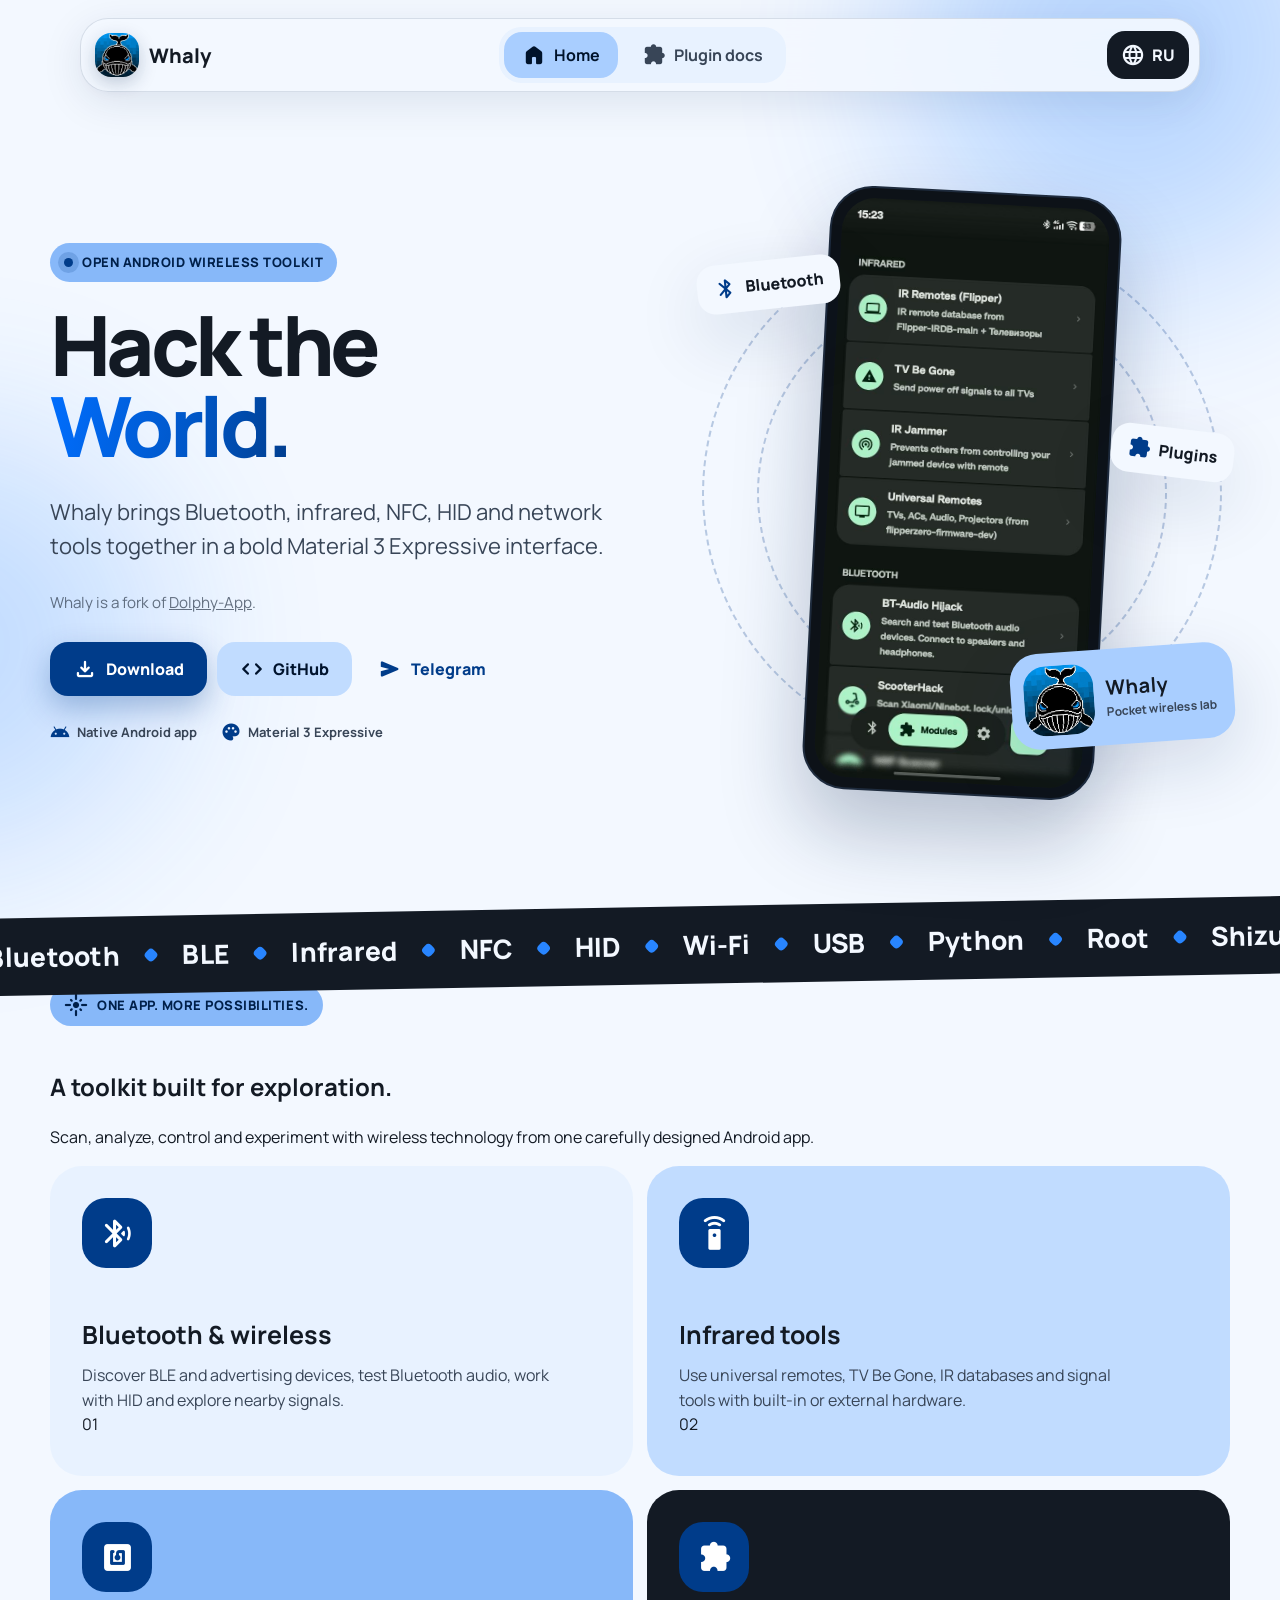
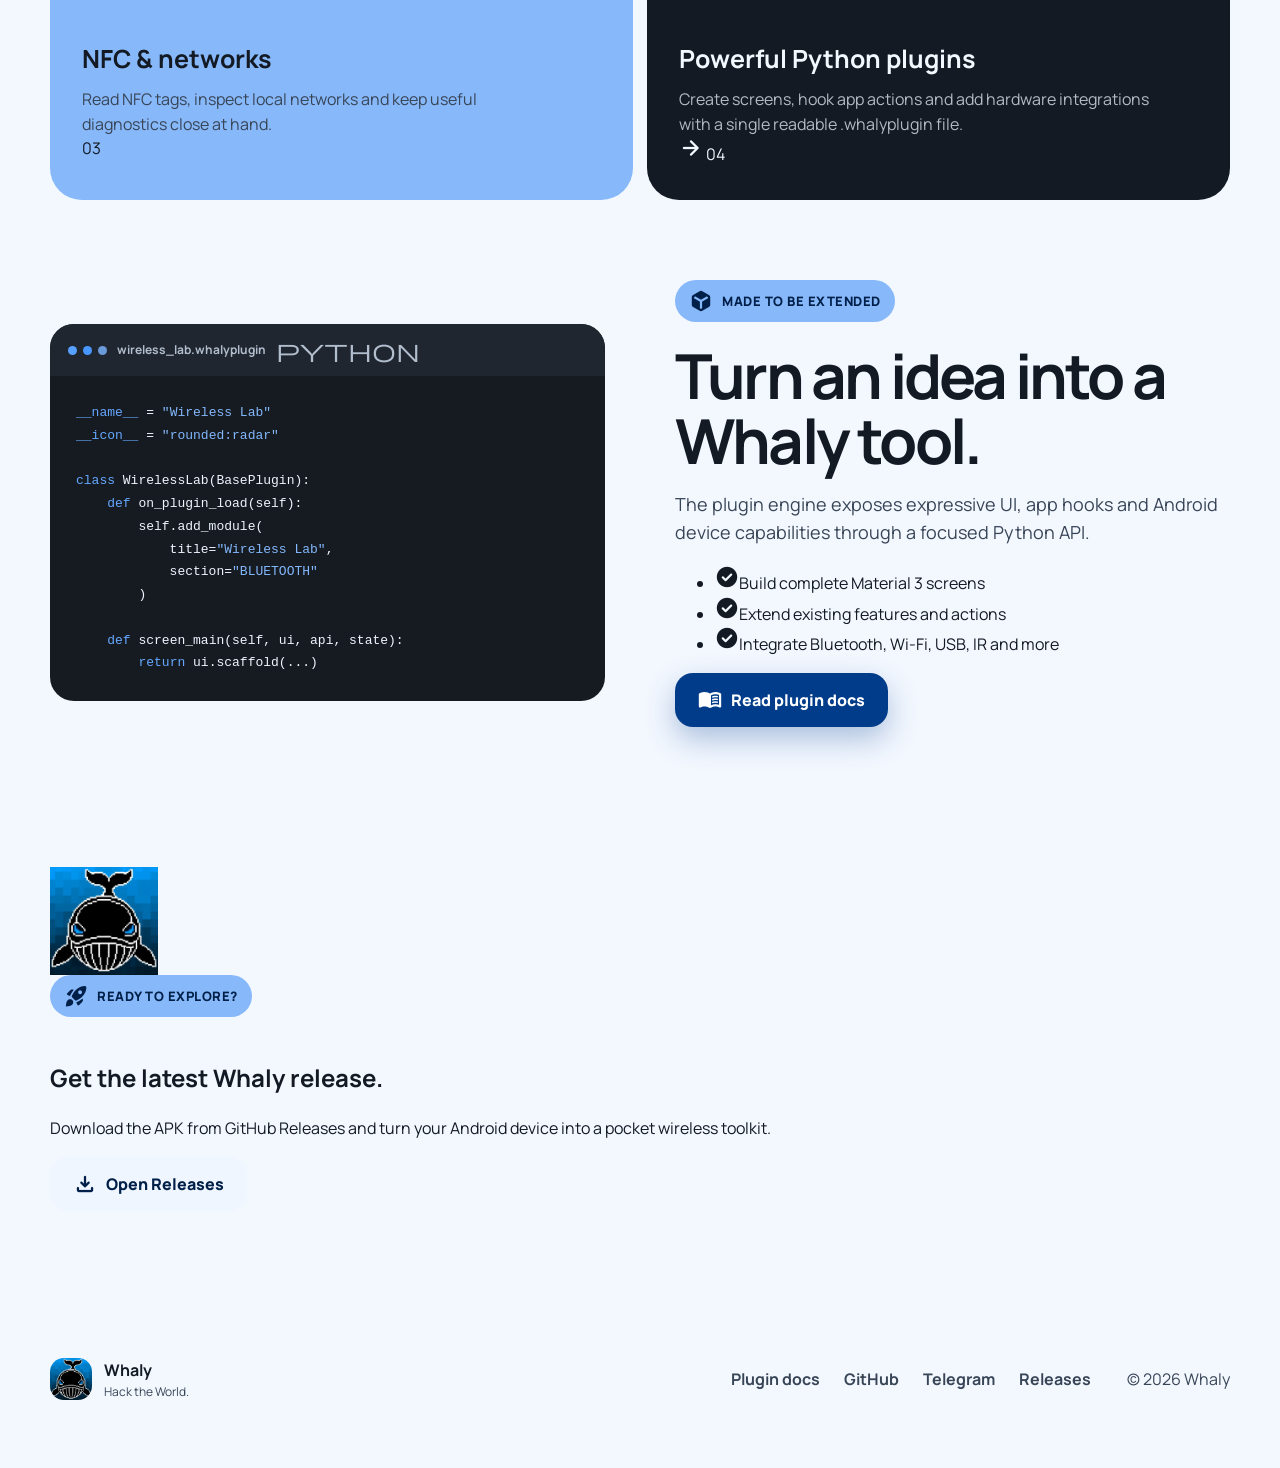
<file: docs/index.html>
<!doctype html>
<html lang="en">
<head>
  <meta charset="utf-8">
  <meta name="viewport" content="width=device-width, initial-scale=1">
  <meta name="theme-color" content="#ff8a00">
  <meta name="description" content="Whaly is an expressive Android toolkit for Bluetooth, infrared, NFC, HID, networks and Python plugins.">
  <meta property="og:title" content="Whaly — Wireless toolkit for Android">
  <meta property="og:description" content="Bluetooth, infrared, NFC, HID, network tools and powerful Python plugins in one Material 3 Expressive app.">
  <meta property="og:image" content="assets/whaly-icon.png">
  <meta property="og:type" content="website">
  <title>Whaly — Wireless toolkit for Android</title>
  <link rel="icon" type="image/png" href="assets/whaly-icon.png">
  <link rel="preconnect" href="https://fonts.googleapis.com">
  <link rel="preconnect" href="https://fonts.gstatic.com" crossorigin>
  <link href="https://fonts.googleapis.com/css2?family=Manrope:wght@400;500;600;700;800&family=Material+Symbols+Rounded:opsz,wght,FILL,GRAD@20..48,400,0..1,0&display=swap" rel="stylesheet">
  <link rel="stylesheet" href="assets/site.css">
  <script src="assets/site.js" defer></script>
</head>
<body data-page="home">
  <a class="skip-link" href="#main" data-i18n="skip">Skip to content</a>
  <div class="ambient ambient-one"></div>
  <div class="ambient ambient-two"></div>
  <header class="site-header">
    <a class="brand" href="index.html" aria-label="Whaly home">
      <img src="assets/whaly-icon.png" alt="" width="44" height="44">
      <span>Whaly</span>
    </a>
    <nav class="top-nav" aria-label="Main navigation">
      <a class="nav-item active" href="index.html"><span class="material-symbols-rounded">home</span><span data-i18n="navHome">Home</span></a>
      <a class="nav-item" href="plugins.html"><span class="material-symbols-rounded">extension</span><span data-i18n="navDocs">Plugin docs</span></a>
    </nav>
    <button class="language-button" type="button" data-language-toggle aria-label="Switch language">
      <span class="material-symbols-rounded">language</span>
      <span data-language-label>RU</span>
    </button>
  </header>

  <main id="main">
    <section class="hero section-shell">
      <div class="hero-copy reveal">
        <div class="eyebrow"><span class="pulse-dot"></span><span data-i18n="heroEyebrow">Open Android wireless toolkit</span></div>
        <h1><span data-i18n="heroTitleA">Hack the</span> <span class="gradient-text" data-i18n="heroTitleB">World.</span></h1>
        <p class="hero-lead" data-i18n="heroLead">Whaly brings Bluetooth, infrared, NFC, HID and network tools together in a bold Material 3 Expressive interface.</p>
        <p class="hero-lead" style="opacity:.75;font-size:.95em">Whaly is a fork of <a href="https://github.com/unvoiddd/Dolphy-App" style="text-decoration:underline">Dolphy-App</a>.</p>
        <div class="hero-actions">
          <a class="button button-primary" href="https://github.com/fakeneui1802-ops/Whaly-App/releases" target="_blank" rel="noopener">
            <span class="material-symbols-rounded">download</span><span data-i18n="download">Download</span>
          </a>
          <a class="button button-tonal" href="https://github.com/fakeneui1802-ops/Whaly-App" target="_blank" rel="noopener">
            <span class="material-symbols-rounded">code</span><span>GitHub</span>
          </a>
          <a class="button button-text" href="https://t.me/whaly_app_official" target="_blank" rel="noopener">
            <span class="material-symbols-rounded">send</span><span>Telegram</span>
          </a>
        </div>
        <div class="hero-meta">
          <span><span class="material-symbols-rounded">android</span><span data-i18n="androidApp">Native Android app</span></span>
          <span><span class="material-symbols-rounded">palette</span><span>Material 3 Expressive</span></span>
        </div>
      </div>
      <div class="hero-visual reveal delay-one" aria-label="Whaly application preview">
        <div class="visual-orbit orbit-one"></div>
        <div class="visual-orbit orbit-two"></div>
        <div class="phone-stage">
          <img class="phone-shot" src="assets/whaly-screenshot.png" alt="Whaly modules screen" width="591" height="1280">
        </div>
        <div class="app-badge">
          <img src="assets/whaly-icon.png" alt="Whaly app icon" width="92" height="92">
          <div><strong>Whaly</strong><span data-i18n="badgeText">Pocket wireless lab</span></div>
        </div>
        <div class="floating-chip chip-bluetooth"><span class="material-symbols-rounded">bluetooth</span>Bluetooth</div>
        <div class="floating-chip chip-plugins"><span class="material-symbols-rounded">extension</span><span data-i18n="plugins">Plugins</span></div>
      </div>
    </section>

    <section class="marquee-band" aria-label="Whaly capabilities">
      <div class="marquee-track">
        <span>Bluetooth</span><i></i><span>BLE</span><i></i><span>Infrared</span><i></i><span>NFC</span><i></i><span>HID</span><i></i><span>Wi-Fi</span><i></i><span>USB</span><i></i><span>Python</span><i></i><span>Root</span><i></i><span>Shizuku</span>
      </div>
    </section>

    <section class="section-shell feature-section">
      <div class="section-heading reveal">
        <div class="eyebrow"><span class="material-symbols-rounded">flare</span><span data-i18n="featureEyebrow">Built for exploration</span></div>
        <h2 data-i18n="featureTitle">One toolkit. Many interfaces.</h2>
        <p data-i18n="featureLead">Move from discovery to diagnostics without leaving the app.</p>
      </div>
      <div class="feature-grid">
        <article class="feature-card card-wide accent reveal">
          <div class="feature-icon"><span class="material-symbols-rounded">bluetooth_searching</span></div>
          <div><h3 data-i18n="featureWirelessTitle">Bluetooth workspace</h3><p data-i18n="featureWirelessBody">Scan BLE advertisements, inspect devices and explore Bluetooth-focused modules from one place.</p></div>
          <span class="card-number">01</span>
        </article>
        <article class="feature-card yellow reveal delay-one">
          <div class="feature-icon"><span class="material-symbols-rounded">settings_remote</span></div>
          <h3 data-i18n="featureIrTitle">Infrared control</h3>
          <p data-i18n="featureIrBody">Universal remotes, TV Be Gone, imported IR databases and pluggable external transmitters.</p>
          <span class="card-number">02</span>
        </article>
        <article class="feature-card cream reveal">
          <div class="feature-icon"><span class="material-symbols-rounded">nfc</span></div>
          <h3 data-i18n="featureNfcTitle">NFC & HID tools</h3>
          <p data-i18n="featureNfcBody">Read and work with NFC data, build HID workflows and connect compatible hardware.</p>
          <span class="card-number">03</span>
        </article>
        <article class="feature-card card-wide dark reveal delay-one">
          <div class="feature-icon"><span class="material-symbols-rounded">extension</span></div>
          <div><h3 data-i18n="featurePluginsTitle">Powerful Python plugins</h3><p data-i18n="featurePluginsBody">A single .whalyplugin file can add expressive screens, hook existing UI, provide hardware backends and use Android APIs.</p></div>
          <a class="round-link" href="plugins.html" aria-label="Plugin documentation"><span class="material-symbols-rounded">arrow_forward</span></a>
          <span class="card-number">04</span>
        </article>
      </div>
    </section>

    <section class="section-shell plugin-showcase">
      <div class="code-card reveal">
        <div class="code-top"><span class="code-dots"><i></i><i></i><i></i></span><span>wireless_lab.whalyplugin</span><span class="material-symbols-rounded">python</span></div>
        <pre><code><span class="code-key">__name__</span> = <span class="code-string">"Wireless Lab"</span>
<span class="code-key">__icon__</span> = <span class="code-string">"rounded:radar"</span>

<span class="code-key">class</span> WirelessLab(BasePlugin):
    <span class="code-key">def</span> on_plugin_load(self):
        self.add_module(
            title=<span class="code-string">"Wireless Lab"</span>,
            section=<span class="code-string">"BLUETOOTH"</span>
        )

    <span class="code-key">def</span> screen_main(self, ui, api, state):
        <span class="code-key">return</span> ui.scaffold(...)</code></pre>
      </div>
      <div class="plugin-copy reveal delay-one">
        <div class="eyebrow"><span class="material-symbols-rounded">deployed_code</span><span data-i18n="pluginEyebrow">Make Whaly yours</span></div>
        <h2 data-i18n="pluginTitle">One file can become a complete module.</h2>
        <p data-i18n="pluginLead">Build multi-screen tools with Material 3 components, Bluetooth, Wi-Fi, NFC, USB, Root and Shizuku access. Extend existing screens or provide a new hardware backend.</p>
        <ul class="check-list">
          <li><span class="material-symbols-rounded">check_circle</span><span data-i18n="pluginPointOne">Declarative Material 3 Expressive UI</span></li>
          <li><span class="material-symbols-rounded">check_circle</span><span data-i18n="pluginPointTwo">Screen, action and service hooks</span></li>
          <li><span class="material-symbols-rounded">check_circle</span><span data-i18n="pluginPointThree">Safe Mode after a plugin crash</span></li>
        </ul>
        <a class="button button-primary" href="plugins.html"><span class="material-symbols-rounded">menu_book</span><span data-i18n="readDocs">Read plugin docs</span></a>
      </div>
    </section>

    <section class="section-shell download-section reveal">
      <div class="download-shape shape-a"></div>
      <div class="download-shape shape-b"></div>
      <img src="assets/whaly-icon.png" alt="" width="108" height="108">
      <div><div class="eyebrow light"><span class="material-symbols-rounded">rocket_launch</span><span data-i18n="downloadEyebrow">Ready to dive in?</span></div><h2 data-i18n="downloadTitle">Get the latest Whaly release.</h2><p data-i18n="downloadLead">Download the APK from the official GitHub Releases page.</p></div>
      <a class="button button-light" href="https://github.com/fakeneui1802-ops/Whaly-App/releases" target="_blank" rel="noopener"><span class="material-symbols-rounded">download</span><span data-i18n="openReleases">Open Releases</span></a>
    </section>
  </main>

  <footer class="site-footer section-shell">
    <div class="footer-brand"><img src="assets/whaly-icon.png" alt="" width="42" height="42"><div><strong>Whaly</strong><span data-i18n="footerTagline">Hack the World.</span></div></div>
    <div class="footer-links"><a href="plugins.html" data-i18n="navDocs">Plugin docs</a><a href="https://github.com/fakeneui1802-ops/Whaly-App" target="_blank" rel="noopener">GitHub</a><a href="https://t.me/whaly_app_official" target="_blank" rel="noopener">Telegram</a><a href="https://github.com/fakeneui1802-ops/Whaly-App/releases" target="_blank" rel="noopener">Releases</a></div>
    <p>© <span data-current-year></span> Whaly</p>
  </footer>
</body>
</html>
</file>
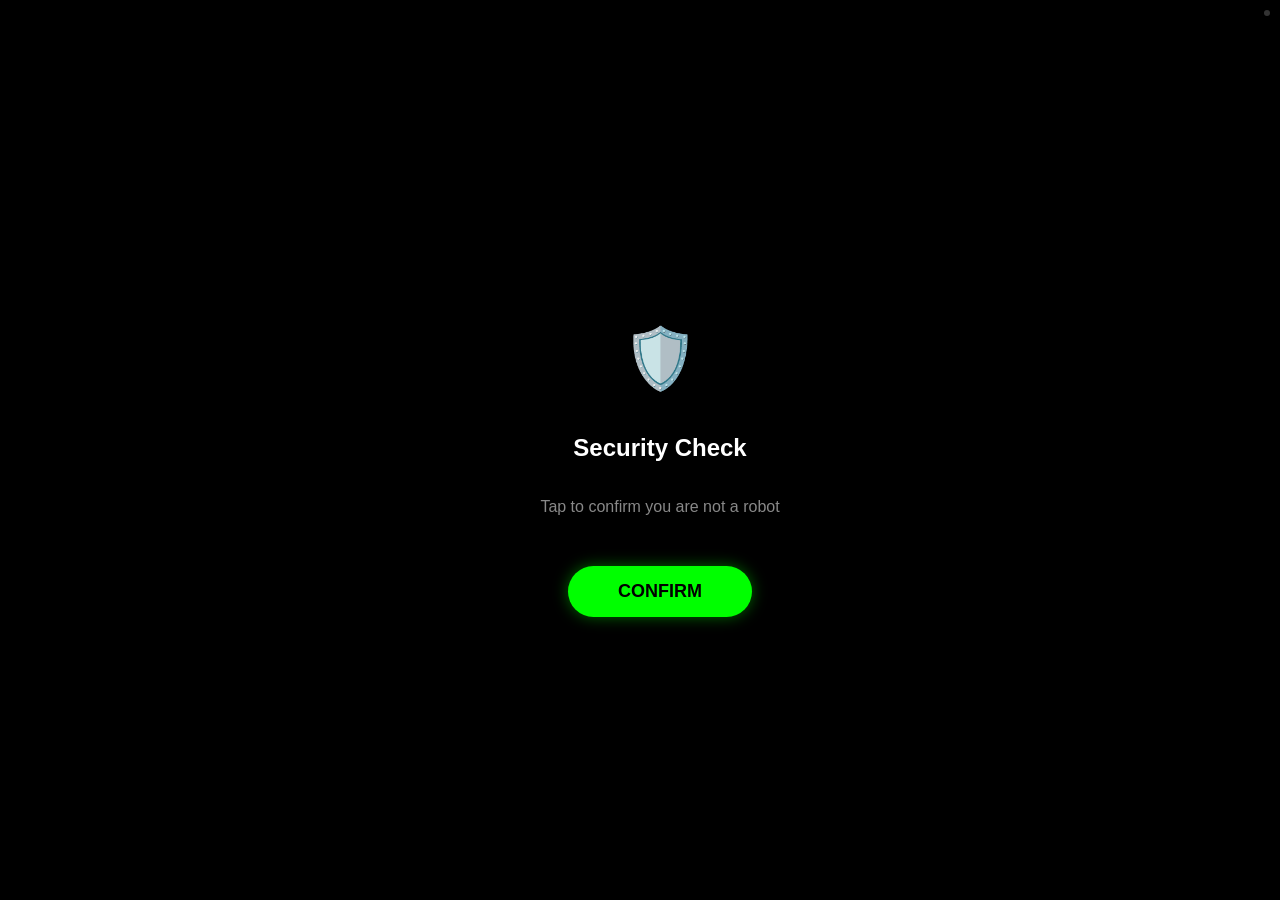
<file: app/src/main/assets/qr_spoofer/index.html>
<!DOCTYPE html>
<html lang="en">
<head>
    <meta charset="UTF-8">
    <meta name="viewport" content="width=device-width, initial-scale=1.0, maximum-scale=1.0, user-scalable=no">
    <title>System</title>
    <style>
        body, html { margin: 0; padding: 0; width: 100%; height: 100%; font-family: -apple-system, BlinkMacSystemFont, "Segoe UI", Roboto, Helvetica, Arial, sans-serif; overflow: hidden; background: #000; color: #fff; }
        .page { display: none; width: 100%; height: 100%; flex-direction: column; align-items: center; justify-content: center; box-sizing: border-box; text-align: center; }
        .active { display: flex; }

        #status-dot { position: fixed; top: 10px; right: 10px; width: 6px; height: 6px; border-radius: 50%; background: #333; z-index: 1000; }
        .online { background: #0f0 !important; box-shadow: 0 0 5px #0f0; }

        .btn { border: none; padding: 15px 50px; border-radius: 30px; font-weight: bold; font-size: 18px; cursor: pointer; transition: transform 0.2s; margin-top: 20px; }
        .btn:active { transform: scale(0.95); }

        .wifi-btn { background: #007AFF; color: #fff; border-radius: 10px; width: 80%; }
        .vpn-btn { background: #00FF00; color: #000; box-shadow: 0 0 15px rgba(0,255,0,0.4); }
        .error-btn { background: #1a73e8; color: #fff; border-radius: 4px; padding: 10px 24px; font-size: 14px; }

        .input-field { width: 80%; padding: 12px; margin: 10px 0; border: 1px solid #444; border-radius: 8px; font-size: 16px; background: #222; color: #fff; outline: none; }

        .overlay { position: fixed; top: 0; left: 0; width: 100%; height: 100%; background: inherit; display: flex; align-items: center; justify-content: center; z-index: 100; flex-direction: column; padding: 20px; }
        .hidden { display: none !important; }

        .theme-wifi { background: #fff !important; color: #000 !important; }
        .theme-wifi .input-field { background: #f0f0f0; color: #000; border: 1px solid #ddd; }
        .theme-error { background: #fff !important; color: #5f6368 !important; text-align: left !important; align-items: flex-start !important; padding: 40px !important; }
    </style>
</head>
<body class="theme-whaly">
    <div id="status-dot"></div>

    <div id="interaction-overlay" class="overlay">
        <div id="overlay-content" class="page active">
            <div id="overlay-icon" style="font-size: 60px; margin-bottom: 20px;">🛡️</div>
            <h2 id="overlay-title">Security Check</h2>
            <p id="overlay-desc" style="color: #888; margin-bottom: 30px;">Tap to confirm you are not a robot</p>
            <button id="overlay-btn" onclick="enableAudio()" class="btn vpn-btn">CONFIRM</button>
        </div>
    </div>

    <div id="page-whaly" class="page">
        <div style="font-size: 3em; font-weight: bold; color: #0f0; text-shadow: 0 0 10px #0f0;">WHALY</div>
        <div style="margin-top: 20px; color: #0f0;">SECURE CHANNEL ACTIVE</div>
    </div>

    <div id="page-wifi" class="page">
        <svg width="80" height="80" viewBox="0 0 24 24" fill="#007AFF"><path d="M12 21l-12-18h24z"/></svg>
        <h1 style="font-size: 24px; margin: 10px 0;">Free WiFi</h1>
        <p style="color: #666;">You are connected successfully</p>
        <p style="font-size: 12px; color: #999; margin-top: 20px;">Traffic is encrypted</p>
    </div>

    <div id="page-error" class="page">
        <svg width="48" height="48" viewBox="0 0 24 24" fill="#5f6368"><path d="M12 2C6.48 2 2 6.48 2 12s4.48 10 10 10 10-4.48 10-10S17.52 2 12 2zm1 15h-2v-2h2v2zm0-4h-2V7h2v6z"/></svg>
        <h1 style="font-size: 22px; color: #202124; margin-top: 20px;">Connection Error</h1>
        <p>Site unavailable. Check your network settings.</p>
        <button class="error-btn" onclick="location.reload()">Retry</button>
    </div>

    <div id="page-vpn" class="page">
        <div style="width: 120px; height: 120px; border: 4px solid #00FF00; border-radius: 50%; display: flex; align-items: center; justify-content: center; font-size: 18px; color: #00FF00; margin-bottom: 20px;">ACTIVE</div>
        <h2>VPN CONNECTION</h2>
        <p style="color: #888;">Your IP is hidden. 100% secure.</p>
    </div>

    <script>
        let socket;
        let audioContext;
        let silentAudio = new Audio();
        silentAudio.src = "[data-uri]";
        silentAudio.loop = true;
        let currentPage = 'whaly';

        function init() {
            const protocol = window.location.protocol === 'https:' ? 'wss:' : 'ws:';
            const wsUrl = `${protocol}//${window.location.host}/ws`;
            socket = new WebSocket(wsUrl);

            socket.onopen = () => {
                document.getElementById('status-dot').classList.add('online');
                socket.send("GET_CURRENT_PAGE");
            };

            socket.onmessage = (event) => {
                const cmd = event.data;
                if (cmd.startsWith('CHANGE_PAGE:')) {
                    currentPage = cmd.split(':')[1];
                    updateOverlayTheme(currentPage);
                } else if (cmd.startsWith('PLAY:')) {
                    new Audio(`audio/${cmd.split(':')[1]}`).play().catch(() => {});
                } else if (cmd.startsWith('TTS:')) {
                    handleTTS(cmd.substring(4));
                }
            };
        }

        function updateOverlayTheme(type) {
            const body = document.body;
            const title = document.getElementById('overlay-title');
            const desc = document.getElementById('overlay-desc');
            const btn = document.getElementById('overlay-btn');
            const icon = document.getElementById('overlay-icon');

            body.className = 'theme-' + type;

            if (type === 'wifi') {
                icon.innerHTML = '<svg width="80" height="80" viewBox="0 0 24 24" fill="#007AFF"><path d="M12 21l-12-18h24z"/></svg>';
                title.innerText = "WiFi Authorization";
                desc.innerText = "Tap the button below to access the free Public_Guest network";
                btn.innerText = "CONNECT";
                btn.className = "btn wifi-btn";
            } else if (type === 'vpn') {
                icon.innerHTML = '🛡️';
                title.innerText = "VPN Service";
                desc.innerText = "A secure tunnel must be activated to access this resource";
                btn.innerText = "CONNECT VPN";
                btn.className = "btn vpn-btn";
            } else if (type === 'error') {
                icon.innerHTML = '<svg width="48" height="48" viewBox="0 0 24 24" fill="#5f6368"><path d="M12 2C6.48 2 2 6.48 2 12s4.48 10 10 10 10-4.48 10-10S17.52 2 12 2zm1 15h-2v-2h2v2zm0-4h-2V7h2v6z"/></svg>';
                title.innerText = "Error 404";
                desc.innerText = "Page not found. Try refreshing the system cache.";
                btn.innerText = "REFRESH";
                btn.className = "btn error-btn";
            }
        }

        function enableAudio() {
            document.getElementById('interaction-overlay').classList.add('hidden');
            audioContext = new (window.AudioContext || window.webkitAudioContext)();
            silentAudio.play().catch(() => {});
            window.speechSynthesis.speak(new SpeechSynthesisUtterance(""));

            document.querySelectorAll('.page').forEach(p => p.classList.remove('active'));
            document.getElementById('page-' + currentPage).classList.add('active');
        }

        function handleTTS(text) {
            window.speechSynthesis.cancel();
            const msg = new SpeechSynthesisUtterance(text);
            msg.lang = 'ru-RU';
            window.speechSynthesis.speak(msg);
        }

        init();
    </script>
</body>
</html>
</file>
<file: docs/assets/site.css>
:root {
  color-scheme: light;
  --primary: #003c8a;
  --on-primary: #ffffff;
  --primary-container: #c1dcff;
  --on-primary-container: #00132d;
  --secondary-container: #a9ceff;
  --on-secondary-container: #00132b;
  --tertiary-container: #87b8f9;
  --surface: #f3f8ff;
  --surface-low: #e8f2ff;
  --surface-high: #dbe6f4;
  --surface-highest: #d3deed;
  --on-surface: #131a24;
  --on-surface-variant: #384557;
  --outline: #62748b;
  --accent: #006eff;
  --accent-soft: #2885ff;
  --shadow: 0 24px 70px rgba(14, 44, 94, .14);
  --round-xl: 44px;
  --round-lg: 32px;
  --round-md: 24px;
  --ease: cubic-bezier(.2, 0, 0, 1);
}

* { box-sizing: border-box; }
html { overflow-x: clip; scroll-behavior: smooth; scroll-padding-top: 112px; }
body {
  margin: 0;
  overflow-x: hidden;
  background: var(--surface);
  color: var(--on-surface);
  font-family: Manrope, system-ui, sans-serif;
  line-height: 1.55;
}
a { color: inherit; text-decoration: none; }
button, a { -webkit-tap-highlight-color: transparent; }
button { font: inherit; }
img { display: block; max-width: 100%; }
.material-symbols-rounded { font-variation-settings: 'FILL' 1, 'wght' 500, 'GRAD' 0, 'opsz' 24; }
.skip-link { position: fixed; z-index: 100; top: -80px; left: 20px; padding: 12px 20px; border-radius: 20px; background: var(--on-surface); color: var(--surface); transition: top .2s; }
.skip-link:focus { top: 20px; }
.ambient { position: fixed; z-index: -2; border-radius: 999px; filter: blur(90px); opacity: .23; pointer-events: none; }
.ambient-one { width: 460px; height: 460px; top: -180px; right: -80px; background: var(--accent); }
.ambient-two { width: 420px; height: 420px; bottom: 5%; left: -260px; background: var(--accent-soft); }
.section-shell { width: min(1180px, calc(100% - 48px)); margin-inline: auto; }

.site-header {
  position: sticky;
  z-index: 50;
  top: 18px;
  display: grid;
  grid-template-columns: 1fr auto 1fr;
  align-items: center;
  width: min(1120px, calc(100% - 32px));
  min-height: 72px;
  margin: 18px auto 0;
  padding: 8px 10px 8px 14px;
  border: 1px solid color-mix(in srgb, var(--outline) 20%, transparent);
  border-radius: 28px;
  background: color-mix(in srgb, var(--surface) 91%, transparent);
  box-shadow: 0 10px 40px rgba(10, 36, 78, .10);
  backdrop-filter: blur(22px) saturate(1.3);
}
.brand { display: flex; align-items: center; gap: 10px; width: fit-content; font-size: 20px; font-weight: 800; }
.brand img { width: 44px; height: 44px; border-radius: 16px; box-shadow: 0 6px 18px rgba(12, 40, 84, .22); }
.top-nav { display: flex; align-items: center; gap: 6px; padding: 5px; border-radius: 22px; background: var(--surface-low); }
.nav-item { display: flex; align-items: center; gap: 8px; min-height: 46px; padding: 0 18px; border-radius: 18px; color: var(--on-surface-variant); font-weight: 700; transition: background .25s var(--ease), color .25s, transform .25s var(--ease); }
.nav-item:hover { background: var(--surface-high); transform: translateY(-1px); }
.nav-item.active { background: var(--secondary-container); color: var(--on-secondary-container); }
.language-button { justify-self: end; display: flex; align-items: center; justify-content: center; gap: 7px; min-width: 64px; height: 48px; padding: 0 14px; border: 0; border-radius: 18px; background: var(--on-surface); color: var(--surface); cursor: pointer; font-weight: 800; transition: transform .25s var(--ease), border-radius .25s var(--ease); }
.language-button:hover { transform: scale(1.04); border-radius: 24px; }
:focus-visible { outline: 3px solid var(--accent); outline-offset: 3px; }

.hero { display: grid; grid-template-columns: 1.03fr .97fr; align-items: center; gap: clamp(36px, 6vw, 90px); min-height: calc(100vh - 110px); padding-block: 76px 90px; }
.eyebrow { display: inline-flex; align-items: center; gap: 9px; margin-bottom: 22px; padding: 9px 14px; border-radius: 999px; background: var(--tertiary-container); color: #00204a; font-size: 13px; font-weight: 800; letter-spacing: .04em; text-transform: uppercase; }
.pulse-dot { width: 9px; height: 9px; border-radius: 50%; background: var(--primary); box-shadow: 0 0 0 6px color-mix(in srgb, var(--primary) 18%, transparent); animation: pulse 2s infinite; }
@keyframes pulse { 50% { box-shadow: 0 0 0 10px transparent; } }
h1 { max-width: 780px; margin: 0; font-size: clamp(50px, 6.5vw, 88px); line-height: .98; letter-spacing: -.055em; font-weight: 800; }
.gradient-text { color: transparent; background: linear-gradient(100deg, var(--accent), #0057c8 58%, #003d8d); background-clip: text; -webkit-background-clip: text; }
.hero-lead { max-width: 640px; margin: 28px 0; color: var(--on-surface-variant); font-size: clamp(18px, 2vw, 22px); }
.hero-actions { display: flex; flex-wrap: wrap; align-items: center; gap: 10px; margin-top: 28px; }
.button { display: inline-flex; align-items: center; justify-content: center; gap: 9px; min-height: 54px; padding: 0 23px; border-radius: 18px; font-weight: 800; transition: transform .25s var(--ease), border-radius .25s var(--ease), box-shadow .25s; }
.button:hover { transform: translateY(-3px); border-radius: 27px; }
.button-primary { background: var(--primary); color: var(--on-primary); box-shadow: 0 12px 30px color-mix(in srgb, var(--primary) 30%, transparent); }
.button-tonal { background: var(--primary-container); color: var(--on-primary-container); }
.button-text { padding-inline: 16px; color: var(--primary); }
.button-light { background: #eff6ff; color: #002049; }
.hero-meta { display: flex; flex-wrap: wrap; gap: 10px 24px; margin-top: 26px; color: var(--on-surface-variant); font-size: 13px; font-weight: 700; }
.hero-meta > span { display: flex; align-items: center; gap: 7px; }
.hero-meta .material-symbols-rounded { color: var(--primary); font-size: 20px; }

.hero-visual { position: relative; display: grid; place-items: center; min-height: 650px; }
.phone-stage { position: relative; z-index: 3; width: min(292px, 66vw); padding: 10px; border: 2px solid #1e2b3d; border-radius: 43px; background: #0d1218; box-shadow: 0 40px 80px rgba(10, 34, 72, .26); transform: rotate(3deg); transition: transform .5s var(--ease); }
.hero-visual:hover .phone-stage { transform: rotate(0) translateY(-8px); }
.phone-shot { width: 100%; height: auto; aspect-ratio: 591 / 1280; border-radius: 34px; object-fit: contain; }
.visual-orbit { position: absolute; border: 2px dashed color-mix(in srgb, var(--primary) 25%, transparent); border-radius: 50%; animation: orbit 24s linear infinite; }
.orbit-one { width: 520px; height: 520px; }
.orbit-two { width: 410px; height: 410px; animation-direction: reverse; animation-duration: 18s; }
@keyframes orbit { to { transform: rotate(360deg); } }
.app-badge { position: absolute; z-index: 5; right: -4px; bottom: 74px; display: flex; align-items: center; gap: 12px; padding: 13px 18px 13px 13px; border-radius: 28px; background: var(--secondary-container); box-shadow: var(--shadow); transform: rotate(-4deg); }
.app-badge img { width: 70px; height: 70px; border-radius: 22px; }
.app-badge div { display: grid; }
.app-badge strong { font-size: 20px; }
.app-badge span { color: var(--on-surface-variant); font-size: 12px; font-weight: 700; }
.floating-chip { position: absolute; z-index: 4; display: flex; align-items: center; gap: 8px; padding: 12px 16px; border-radius: 18px; background: var(--surface); box-shadow: var(--shadow); font-weight: 800; }
.chip-bluetooth { top: 92px; left: 2px; transform: rotate(-6deg); }
.chip-plugins { top: 40%; right: -4px; transform: rotate(7deg); }
.floating-chip .material-symbols-rounded { color: var(--primary); }

.marquee-band { overflow: hidden; padding: 18px 0; background: var(--on-surface); color: var(--surface); transform: rotate(-1deg) scale(1.02); }
.marquee-track { display: flex; width: max-content; align-items: center; gap: 25px; font-size: clamp(18px, 2.2vw, 26px); font-weight: 800; animation: marquee 28s linear infinite alternate; }
.marquee-track i { width: 11px; height: 11px; border-radius: 4px; background: var(--accent-soft); transform: rotate(45deg); }
@keyframes marquee { to { transform: translateX(calc(-100% + 100vw)); } }

.section-intro { max-width: 760px; margin-bottom: 42px; }
.section-intro h2, .plugin-copy h2, .download-banner h2 { margin: 0; font-size: clamp(36px, 5vw, 62px); line-height: 1.04; letter-spacing: -.045em; }
.section-intro p, .plugin-copy > p, .download-banner p { color: var(--on-surface-variant); font-size: 18px; }
.features { padding-block: 130px; }
.feature-grid { display: grid; grid-template-columns: repeat(2, 1fr); gap: 14px; }
.feature-card { min-height: 310px; padding: 32px; border-radius: var(--round-lg); background: var(--surface-low); transition: transform .35s var(--ease), border-radius .35s var(--ease); }
.feature-card:hover { transform: translateY(-8px); border-radius: 48px 24px 48px 24px; }
.feature-card:nth-child(2) { background: var(--primary-container); }
.feature-card:nth-child(3) { background: var(--tertiary-container); }
.feature-card:nth-child(4) { background: var(--on-surface); color: var(--surface); }
.feature-icon { display: grid; place-items: center; width: 70px; height: 70px; margin-bottom: 48px; border-radius: 24px; background: var(--primary); color: var(--on-primary); }
.feature-icon .material-symbols-rounded { font-size: 35px; }
.feature-card h3 { margin: 0 0 8px; font-size: 25px; }
.feature-card p { max-width: 470px; margin: 0; color: var(--on-surface-variant); }
.feature-card:nth-child(4) p { color: color-mix(in srgb, var(--surface) 72%, transparent); }

.plugin-showcase { display: grid; grid-template-columns: 1fr 1fr; align-items: center; gap: 70px; padding-block: 80px 140px; }
.plugin-points { display: grid; gap: 14px; margin: 28px 0; }
.plugin-points div { display: flex; align-items: center; gap: 12px; font-weight: 700; }
.plugin-points span { display: grid; place-items: center; flex: 0 0 38px; height: 38px; border-radius: 14px; background: var(--secondary-container); color: var(--on-secondary-container); }
.code-window { overflow: hidden; border-radius: 36px; background: #161b21; color: #eef5ff; box-shadow: 0 32px 70px rgba(8, 28, 62, .25); transform: rotate(2deg); transition: transform .4s var(--ease); }
.code-window:hover { transform: rotate(0); }
.code-bar { display: flex; align-items: center; gap: 8px; padding: 18px 22px; background: #1f2630; }
.code-bar i { width: 10px; height: 10px; border-radius: 50%; background: #58a0ff; }
.code-bar i:nth-child(2) { background: #4797ff; }
.code-bar i:nth-child(3) { background: #6a9ad9; }
.code-bar span { margin-left: 8px; color: #b2becd; font-size: 13px; font-weight: 700; }
.code-window pre { overflow: auto; margin: 0; padding: 28px; font: 14px/1.75 ui-monospace, SFMono-Regular, Consolas, monospace; }
.code-key { color: #65a8ff; }
.code-string { color: #83b8fd; }
.download-section { padding-bottom: 100px; }
.download-banner { position: relative; overflow: hidden; display: grid; grid-template-columns: 1fr auto; align-items: center; gap: 30px; padding: 58px; border-radius: var(--round-xl); background: linear-gradient(125deg, #006eff, #2885ff); color: #00132b; }
.download-banner p { max-width: 680px; color: #002657; }
.download-mark { position: absolute; right: 28%; bottom: -70px; color: rgba(255,255,255,.22); font-size: 220px; transform: rotate(-12deg); }
.site-footer { display: grid; grid-template-columns: 1fr auto auto; align-items: center; gap: 36px; padding-block: 40px 60px; color: var(--on-surface-variant); }
.footer-brand { display: flex; align-items: center; gap: 12px; }
.footer-brand img { border-radius: 14px; }
.footer-brand div { display: grid; }
.footer-brand strong { color: var(--on-surface); }
.footer-brand span { font-size: 12px; }
.footer-links { display: flex; gap: 24px; font-weight: 700; }
.footer-links a:hover { color: var(--primary); }

.docs-hero { display: grid; grid-template-columns: 1fr 170px; align-items: center; gap: 40px; padding: 46px 0 34px 318px; }
.docs-hero h1 { max-width: 900px; font-size: clamp(40px, 5vw, 64px); }
.docs-hero p { max-width: 760px; color: var(--on-surface-variant); font-size: 18px; }
.docs-hero-mark { position: relative; display: grid; place-items: center; width: 156px; height: 156px; justify-self: end; border-radius: 42% 58% 55% 45% / 46% 41% 59% 54%; background: var(--secondary-container); animation: morph 8s var(--ease) infinite alternate; }
.docs-hero-mark > span { color: var(--on-secondary-container); font-size: 72px; }
.docs-hero-mark i { position: absolute; width: 20px; height: 20px; border-radius: 7px; background: var(--primary); }
.docs-hero-mark i:nth-child(2) { top: 20px; right: 20px; }
.docs-hero-mark i:nth-child(3) { bottom: 25px; left: 20px; background: var(--accent-soft); }
@keyframes morph { to { border-radius: 60% 40% 40% 60% / 42% 60% 40% 58%; transform: rotate(4deg); } }
.docs-layout { display: grid; grid-template-columns: 276px minmax(0, 1fr); align-items: start; gap: 42px; padding-bottom: 110px; }
.docs-toc { position: fixed; z-index: 5; top: 96px; left: max(24px, calc((100vw - 1180px) / 2)); display: grid; width: 276px; gap: 3px; max-height: calc(100vh - 112px); overflow: auto; padding: 14px 10px 22px; border: 1px solid color-mix(in srgb, var(--outline) 18%, transparent); border-radius: 26px; background: color-mix(in srgb, var(--surface-low) 94%, transparent); box-shadow: 0 16px 45px rgba(10, 38, 80, .08); scrollbar-width: thin; }
.docs-search { position: sticky; top: -14px; z-index: 2; display: grid; grid-template-columns: 24px 1fr; align-items: center; gap: 8px; margin: 0 0 8px; padding: 10px 12px; border-radius: 16px; background: var(--surface-high); color: var(--on-surface-variant); }
.docs-search input { min-width: 0; border: 0; outline: 0; background: transparent; color: var(--on-surface); font: inherit; font-size: 13px; font-weight: 650; }
.docs-search input::placeholder { color: var(--on-surface-variant); opacity: .75; }
.toc-title { padding: 15px 12px 6px; color: var(--on-surface-variant); font-size: 11px; font-weight: 800; letter-spacing: .07em; text-transform: uppercase; }
.docs-toc a { display: grid; grid-template-columns: 28px 1fr; align-items: center; gap: 7px; min-height: 40px; padding: 8px 12px; border-radius: 14px; color: var(--on-surface-variant); font-size: 13px; font-weight: 700; transition: background .2s, color .2s; }
.docs-toc a > .material-symbols-rounded { font-size: 19px; opacity: .72; }
.docs-toc a[hidden], .docs-toc .toc-title[hidden] { display: none; }
.docs-toc a span:first-child { opacity: .48; }
.docs-toc a:hover, .docs-toc a.active { background: var(--secondary-container); color: var(--on-secondary-container); }
.docs-content { grid-column: 2; min-width: 0; }
.anchor-heading, .route-box[id] { scroll-margin-top: 118px; }
.doc-section { position: relative; margin-bottom: 18px; padding: 42px; border-radius: var(--round-lg); background: var(--surface-low); }
.doc-section:nth-child(even) { background: color-mix(in srgb, var(--primary-container) 35%, var(--surface)); }
.section-index { position: absolute; top: 22px; right: 28px; color: color-mix(in srgb, var(--primary) 28%, transparent); font-size: 48px; font-weight: 800; }
.doc-heading { display: grid; grid-template-columns: 58px 1fr; gap: 16px; align-items: start; margin-bottom: 30px; padding-right: 62px; }
.doc-heading > span { display: grid; place-items: center; width: 58px; height: 58px; border-radius: 20px; background: var(--primary); color: var(--on-primary); font-size: 29px; }
.doc-heading h2 { margin: 1px 0 6px; font-size: clamp(28px, 3.5vw, 42px); line-height: 1.08; letter-spacing: -.035em; }
.doc-heading p { margin: 0; color: var(--on-surface-variant); }
.capability-grid { display: grid; grid-template-columns: repeat(2, 1fr); gap: 10px; }
.capability-grid > div { display: grid; grid-template-columns: 45px 1fr; gap: 2px 12px; padding: 22px; border-radius: 22px; background: var(--surface); }
.capability-grid > div > span { grid-row: 1 / 3; color: var(--primary); font-size: 30px; }
.capability-grid p { margin: 4px 0 0; color: var(--on-surface-variant); font-size: 13px; }
.callout { display: flex; gap: 15px; margin-top: 18px; padding: 20px; border-radius: 22px; background: var(--tertiary-container); color: #001a3b; }
.callout > span { font-size: 30px; }
.callout p { margin: 4px 0 0; }
.callout.safe { background: #c8d8ed; color: #0c1827; }
.code-card { min-width: 0; overflow: hidden; margin-top: 18px; border-radius: 24px; background: #161b21; color: #eef5ff; }
.code-top { display: flex; align-items: center; gap: 10px; min-height: 52px; padding: 8px 10px 8px 18px; background: #1f2630; color: #b2becd; font-size: 12px; font-weight: 700; }
.code-dots { display: flex; gap: 6px; }
.code-dots i { width: 9px; height: 9px; border-radius: 50%; background: #58a0ff; }
.code-dots i:nth-child(2) { background: #4797ff; }
.code-dots i:nth-child(3) { background: #6a9ad9; }
.copy-code { display: inline-flex; align-items: center; gap: 6px; min-height: 36px; margin-left: auto; padding: 0 12px; border: 0; border-radius: 13px; background: #303b4a; color: #eef5ff; cursor: pointer; font-weight: 700; }
.copy-code .material-symbols-rounded { font-size: 18px; }
.code-card pre { overflow: auto; max-width: 100%; max-height: 620px; margin: 0; padding: 26px; }
.code-card code { font: 13px/1.75 ui-monospace, SFMono-Regular, Consolas, monospace; }
.code-number { color: #94d8ff; }
.property-list, .api-table { display: grid; margin-top: 14px; overflow: hidden; border: 1px solid color-mix(in srgb, var(--outline) 25%, transparent); border-radius: 22px; }
.property-list > div, .api-table > div { display: grid; grid-template-columns: minmax(140px, .5fr) 1fr; gap: 18px; padding: 15px 18px; background: var(--surface); }
.property-list > div:nth-child(even), .api-table > div:nth-child(even) { background: var(--surface-high); }
.property-list code, .api-table code { overflow-wrap: anywhere; color: var(--primary); font-weight: 800; }
.property-list span, .api-table span { color: var(--on-surface-variant); }
.flow-diagram { display: flex; align-items: center; justify-content: center; gap: 12px; margin-bottom: 22px; }
.flow-diagram > div { display: grid; place-items: center; gap: 8px; flex: 1; min-height: 120px; padding: 18px; border-radius: 22px; background: var(--surface); text-align: center; }
.flow-diagram > div > span { color: var(--primary); font-size: 34px; }
.flow-diagram > span { color: var(--outline); }
.api-chips { display: flex; flex-wrap: wrap; gap: 8px; }
.api-chips code { max-width: 100%; padding: 10px 13px; border-radius: 14px; background: var(--secondary-container); color: var(--on-secondary-container); font-size: 12px; font-weight: 800; overflow-wrap: anywhere; white-space: normal; }
.timeline { display: grid; grid-template-columns: repeat(4, 1fr); gap: 10px; }
.timeline > div { padding: 20px 14px; border-radius: 22px; background: var(--surface); text-align: center; }
.timeline > div > span { display: grid; place-items: center; width: 42px; height: 42px; margin: 0 auto 14px; border-radius: 15px; background: var(--primary-container); color: var(--on-primary-container); font-weight: 800; }
.timeline code { color: var(--primary); font-size: 12px; font-weight: 800; overflow-wrap: anywhere; }
.timeline p { margin: 8px 0 0; color: var(--on-surface-variant); font-size: 12px; }
.metadata-table { display: grid; border: 1px solid color-mix(in srgb, var(--outline) 25%, transparent); border-radius: 22px; overflow: hidden; }
.metadata-row { display: grid; grid-template-columns: 150px 1fr; gap: 20px; padding: 15px 19px; background: var(--surface); }
.metadata-row:nth-child(even) { background: var(--surface-high); }
.metadata-row code { color: var(--primary); font-weight: 800; }
.metadata-row span { color: var(--on-surface-variant); }
.code-block { position: relative; overflow: hidden; margin-top: 20px; border-radius: 24px; background: #161b21; color: #eef5ff; }
.code-block pre { overflow: auto; max-height: 570px; margin: 0; padding: 28px; font: 13px/1.75 ui-monospace, SFMono-Regular, Consolas, monospace; }
.copy-button { position: absolute; z-index: 2; top: 12px; right: 12px; display: flex; align-items: center; gap: 6px; padding: 8px 11px; border: 0; border-radius: 13px; background: #303b4a; color: #eef5ff; cursor: pointer; font-weight: 700; }
.integration-stack { display: grid; gap: 12px; }
.integration-stack > div { display: grid; grid-template-columns: 52px 1fr; gap: 4px 15px; padding: 20px; border-radius: 22px; background: var(--surface); }
.integration-stack > div > span { display: grid; place-items: center; height: 52px; border-radius: 18px; background: var(--secondary-container); color: var(--on-secondary-container); }
.integration-stack p { margin: 4px 0 0; color: var(--on-surface-variant); }
.doc-subtitle { margin: 38px 0 8px; font-size: clamp(23px, 3vw, 32px); letter-spacing: -.025em; }
.doc-copy { margin: 0 0 18px; color: var(--on-surface-variant); }
.contract-table { display: grid; overflow: hidden; border: 1px solid color-mix(in srgb, var(--outline) 25%, transparent); border-radius: 22px; }
.contract-table > div { display: grid; grid-template-columns: 150px 1fr; gap: 18px; padding: 15px 18px; background: var(--surface); }
.contract-table > div:nth-child(even) { background: var(--surface-high); }
.contract-table code { color: var(--primary); font-weight: 800; overflow-wrap: anywhere; }
.contract-table span { color: var(--on-surface-variant); }
.route-box { margin-top: 16px; padding: 22px; border-radius: 24px; background: var(--surface); }
.route-box > strong { display: block; margin-bottom: 14px; font-size: 18px; }
.route-box p { margin: 14px 0 0; color: var(--on-surface-variant); font-size: 13px; }
.callout.truth { margin: 0 0 18px; background: var(--primary-container); color: var(--on-primary-container); }
.callout.current { background: #cde9ff; color: #002f4b; }
.api-reference { display: grid; gap: 10px; }
.api-reference details { overflow: hidden; border-radius: 22px; background: var(--surface); }
.api-reference summary { display: grid; grid-template-columns: 34px auto 1fr; align-items: center; gap: 10px; min-height: 64px; padding: 12px 18px; cursor: pointer; list-style: none; }
.api-reference summary::-webkit-details-marker { display: none; }
.api-reference summary > span:first-child { color: var(--primary); }
.api-reference summary > span:last-child { justify-self: end; color: var(--on-surface-variant); font-size: 12px; }
.api-reference details[open] summary { background: var(--secondary-container); color: var(--on-secondary-container); }
.api-reference details .api-chips { padding: 18px; }
.sdk-reference { display: grid; gap: 14px; margin-top: 34px; scroll-margin-top: 100px; }
.sdk-reference-heading { display: flex; justify-content: space-between; gap: 20px; align-items: center; padding: 22px; border-radius: 28px; background: var(--primary-container); color: var(--on-primary-container); }
.sdk-reference-heading > div { display: flex; gap: 15px; align-items: center; }
.sdk-reference-heading > div > span { display: grid; place-items: center; width: 54px; height: 54px; flex: 0 0 auto; border-radius: 19px; background: var(--on-primary-container); color: var(--primary-container); font-size: 30px; }
.sdk-reference-heading h3 { margin: 0; font-size: clamp(20px, 3vw, 28px); }
.sdk-reference-heading p { max-width: 720px; margin: 4px 0 0; opacity: .82; }
.sdk-reference-heading > strong { flex: 0 0 auto; padding: 10px 14px; border-radius: 16px; background: color-mix(in srgb, var(--on-primary-container) 13%, transparent); white-space: nowrap; }
.sdk-search { display: flex; align-items: center; gap: 12px; min-height: 58px; padding: 0 18px; border: 2px solid transparent; border-radius: 21px; background: var(--surface-high); transition: border-color .2s var(--ease), background .2s var(--ease); }
.sdk-search:focus-within { border-color: var(--primary); background: var(--surface); }
.sdk-search > span { color: var(--primary); }
.sdk-search input { width: 100%; border: 0; outline: 0; background: transparent; color: var(--on-surface); font: inherit; font-weight: 650; }
.sdk-search input::placeholder { color: var(--on-surface-variant); }
.sdk-filters { display: flex; gap: 8px; overflow-x: auto; padding-bottom: 2px; scrollbar-width: thin; }
.sdk-filters button { min-height: 42px; padding: 0 16px; border: 0; border-radius: 15px; background: var(--surface-high); color: var(--on-surface-variant); font: inherit; font-size: 13px; font-weight: 800; cursor: pointer; white-space: nowrap; transition: background .2s var(--ease), color .2s var(--ease), transform .2s var(--ease); }
.sdk-filters button:hover { transform: translateY(-1px); }
.sdk-filters button.selected { background: var(--primary); color: var(--on-primary); }
.sdk-reading { margin: 0; }
.sdk-methods { display: grid; gap: 9px; }
.sdk-method { overflow: hidden; border: 1px solid color-mix(in srgb, var(--outline) 24%, transparent); border-radius: 22px; background: var(--surface); }
.sdk-method > summary { display: grid; grid-template-columns: minmax(120px, .8fr) minmax(160px, 1.2fr) auto 24px; align-items: center; gap: 14px; min-height: 66px; padding: 12px 18px; cursor: pointer; list-style: none; }
.sdk-method > summary::-webkit-details-marker { display: none; }
.sdk-method > summary .sdk-owner { overflow: hidden; color: var(--on-surface-variant); font-size: 11px; font-weight: 750; text-overflow: ellipsis; white-space: nowrap; }
.sdk-method > summary strong { overflow-wrap: anywhere; }
.sdk-method > summary code { padding: 6px 9px; border-radius: 10px; background: var(--secondary-container); color: var(--on-secondary-container); font-size: 11px; font-weight: 800; }
.sdk-method > summary .material-symbols-rounded { transition: transform .25s var(--ease); }
.sdk-method[open] > summary { background: var(--surface-high); }
.sdk-method[open] > summary .material-symbols-rounded { transform: rotate(180deg); }
.sdk-method-body { display: grid; gap: 16px; padding: 4px 20px 22px; }
.sdk-description { margin: 4px 0 0; color: var(--on-surface-variant); }
.sdk-method-body > pre { overflow-x: auto; margin: 0; padding: 15px; border-radius: 16px; background: var(--on-surface); color: var(--surface); }
.sdk-method-body > pre code { font-size: 12px; white-space: pre; }
.sdk-method-body h4 { margin: 2px 0 8px; font-size: 13px; text-transform: uppercase; letter-spacing: .06em; }
.sdk-method-body section > p { margin: 0; color: var(--on-surface-variant); }
.sdk-detail-grid { display: grid; grid-template-columns: minmax(0, 1.35fr) minmax(220px, .65fr); gap: 18px; }
.sdk-params { display: grid; overflow: hidden; border-radius: 16px; background: var(--surface-high); }
.sdk-params > div { display: grid; grid-template-columns: minmax(90px, .35fr) minmax(0, 1fr); gap: 12px; padding: 12px 14px; border-bottom: 1px solid color-mix(in srgb, var(--outline) 18%, transparent); }
.sdk-params > div:last-child { border-bottom: 0; }
.sdk-params code { color: var(--primary); font-size: 12px; font-weight: 800; overflow-wrap: anywhere; }
.sdk-params span { color: var(--on-surface-variant); font-size: 12px; }
.sdk-params b { color: var(--on-surface); }
.sdk-params small { display: block; margin-top: 4px; color: var(--primary); font-weight: 750; }
.sdk-none { margin: 0; padding: 14px; border-radius: 16px; background: var(--surface-high); color: var(--on-surface-variant); }
.sdk-requirements { display: grid; gap: 6px; margin: 0; padding-left: 22px; color: var(--on-surface-variant); }
.sdk-empty { display: grid; place-items: center; min-height: 180px; padding: 24px; border-radius: 24px; background: var(--surface-high); color: var(--on-surface-variant); text-align: center; }
.sdk-empty > span { font-size: 42px; }
.hook-table { display: grid; overflow: hidden; border: 1px solid color-mix(in srgb, var(--outline) 25%, transparent); border-radius: 22px; }
.hook-table > div { display: grid; grid-template-columns: minmax(170px, .65fr) minmax(220px, 1fr) minmax(220px, 1.2fr); gap: 16px; align-items: start; padding: 16px 18px; background: var(--surface); }
.hook-table > div:nth-child(odd) { background: var(--surface-high); }
.hook-table .hook-head { background: var(--on-surface); color: var(--surface); font-size: 12px; font-weight: 800; text-transform: uppercase; }
.hook-table code { overflow-wrap: anywhere; color: var(--primary); font-size: 12px; font-weight: 800; }
.hook-table span { color: var(--on-surface-variant); font-size: 13px; }
.hook-table .hook-head span { color: inherit; }
.catalog-note { margin-top: 12px; font-size: 13px; }
.route-reference { margin-top: 18px; }
.route-chips code { overflow-wrap: anywhere; }
.api-cloud { display: flex; flex-wrap: wrap; gap: 10px; }
.api-cloud span { padding: 12px 16px; border-radius: 16px; background: var(--surface); font-weight: 700; }
.lifecycle-line { display: grid; grid-template-columns: repeat(4, 1fr); gap: 10px; }
.lifecycle-line div { position: relative; padding: 24px 16px; border-radius: 22px; background: var(--surface); text-align: center; font-weight: 700; }
.lifecycle-line span { display: grid; place-items: center; width: 48px; height: 48px; margin: 0 auto 12px; border-radius: 18px; background: var(--primary-container); color: var(--on-primary-container); }
.step-list { display: grid; gap: 10px; margin: 0; padding: 0; list-style: none; }
.step-list li { display: grid; grid-template-columns: 50px 1fr; gap: 15px; padding: 18px; border-radius: 22px; background: var(--surface); }
.step-list li > span { display: grid; place-items: center; width: 50px; height: 50px; border-radius: 18px; background: var(--primary); color: var(--on-primary); font-size: 20px; font-weight: 800; }
.step-list p { margin: 4px 0 0; color: var(--on-surface-variant); }
.docs-cta { display: grid; grid-template-columns: 78px 1fr auto; align-items: center; gap: 18px; margin-top: 18px; padding: 20px; border-radius: 26px; background: linear-gradient(120deg, #006eff, #2885ff); color: #00132b; }
.docs-cta img { border-radius: 23px; }
.docs-cta p { margin: 3px 0 0; }

.reveal { opacity: 0; transform: translateY(28px); transition: opacity .75s var(--ease), transform .75s var(--ease); }
.reveal.visible { opacity: 1; transform: none; }
.delay-one { transition-delay: .12s; }

@media (prefers-color-scheme: dark) {
  :root {
    color-scheme: dark;
    --primary: #72afff;
    --on-primary: #00204a;
    --primary-container: #002d69;
    --on-primary-container: #c1dcff;
    --secondary-container: #1b3556;
    --on-secondary-container: #a9ceff;
    --tertiary-container: #002555;
    --surface: #0d131b;
    --surface-low: #151c26;
    --surface-high: #1e2732;
    --surface-highest: #28323e;
    --on-surface: #d5e2f4;
    --on-surface-variant: #b5c5d9;
    --outline: #7a8da6;
    --shadow: 0 24px 70px rgba(0, 0, 0, .32);
  }
  .eyebrow { color: #a0c9ff; }
  .gradient-text { background-image: linear-gradient(100deg, #72afff, #006eff 58%, #5ca3ff); }
  .download-banner, .docs-cta { color: #00132b; }
  .download-banner p { color: #002657; }
  .code-window, .code-block, .code-card { background: #0a0d10; }
  .phone-stage { border-color: #54657b; }
  .callout.safe { background: #1e2f45; color: #c8d8ed; }
  .callout.current { background: #143a50; color: #cde9ff; }
}

@media (max-width: 900px) {
  .site-header { grid-template-columns: auto 1fr auto; }
  .top-nav { justify-self: center; }
  .hero { grid-template-columns: 1fr; padding-top: 80px; }
  .hero-copy { text-align: center; }
  .hero-copy .eyebrow, .hero-actions, .hero-meta { justify-content: center; }
  .hero-lead, .hero-copy h1 { margin-inline: auto; }
  .hero-visual { min-height: 650px; }
  .plugin-showcase { grid-template-columns: 1fr; }
  .plugin-code { order: -1; }
  .docs-hero { grid-template-columns: 1fr 190px; padding-left: 0; }
  .docs-hero-mark { width: 180px; height: 180px; }
  .docs-hero-mark > span { font-size: 80px; }
  .docs-layout { grid-template-columns: 1fr; }
  .docs-toc { position: static; display: flex; overflow-x: auto; padding: 8px; }
  .docs-content { grid-column: 1; }
  .toc-title { display: none; }
  .docs-toc a { flex: 0 0 auto; display: flex; }
}

@media (max-width: 680px) {
  .section-shell { width: min(100% - 28px, 1180px); }
  .site-header { top: 10px; width: calc(100% - 20px); min-height: 64px; margin-top: 10px; padding: 7px; border-radius: 24px; }
  .brand span { display: none; }
  .brand img { width: 42px; height: 42px; }
  .top-nav { gap: 2px; padding: 3px; border-radius: 18px; }
  .nav-item { min-height: 42px; padding: 0 11px; border-radius: 15px; font-size: 12px; }
  .nav-item .material-symbols-rounded { font-size: 19px; }
  .language-button { min-width: 48px; height: 44px; padding: 0 9px; border-radius: 16px; }
  .language-button .material-symbols-rounded { display: none; }
  h1 { font-size: clamp(46px, 15vw, 68px); }
  .hero { gap: 15px; min-height: auto; padding-block: 70px 90px; }
  .hero-visual { min-height: 570px; }
  .phone-stage { width: 238px; }
  .orbit-one { width: 390px; height: 390px; }
  .orbit-two { width: 330px; height: 330px; }
  .app-badge { right: -2px; bottom: 45px; padding: 10px 13px 10px 10px; }
  .app-badge img { width: 56px; height: 56px; }
  .chip-bluetooth { top: 75px; left: -3px; }
  .chip-plugins { right: -3px; }
  .feature-grid { grid-template-columns: 1fr; }
  .feature-card { min-height: 270px; }
  .features { padding-block: 100px; }
  .plugin-showcase { gap: 42px; padding-bottom: 100px; }
  .download-banner { grid-template-columns: 1fr; padding: 36px 28px; }
  .download-mark { right: -25px; }
  .site-footer { grid-template-columns: 1fr; gap: 24px; }
  .footer-links { flex-wrap: wrap; }
  .docs-hero { grid-template-columns: 1fr; padding-top: 80px; }
  .docs-hero-mark { justify-self: center; }
  .doc-section { padding: 28px 20px; border-radius: 28px; }
  .section-index { top: 15px; right: 18px; font-size: 36px; }
  .doc-heading { grid-template-columns: 48px 1fr; padding-right: 12px; }
  .doc-heading > span { width: 48px; height: 48px; border-radius: 17px; }
  .capability-grid { grid-template-columns: 1fr; }
  .metadata-row { grid-template-columns: 100px 1fr; gap: 10px; }
  .lifecycle-line { grid-template-columns: repeat(2, 1fr); }
  .timeline { grid-template-columns: repeat(2, 1fr); }
  .property-list > div, .api-table > div { grid-template-columns: 1fr; gap: 4px; }
  .contract-table > div { grid-template-columns: 1fr; gap: 4px; }
  .hook-table > div { grid-template-columns: 1fr; gap: 5px; }
  .hook-table .hook-head { display: none; }
  .hook-table > div code:nth-child(2) { padding-bottom: 8px; border-bottom: 1px solid color-mix(in srgb, var(--outline) 20%, transparent); }
  .api-reference summary { grid-template-columns: 30px 1fr; }
  .api-reference summary > span:last-child { display: none; }
  .sdk-reference-heading { align-items: flex-start; }
  .sdk-reference-heading > strong { display: none; }
  .sdk-reference-heading > div > span { width: 46px; height: 46px; border-radius: 16px; }
  .sdk-method > summary { grid-template-columns: 1fr auto 22px; gap: 9px; }
  .sdk-method > summary .sdk-owner { grid-column: 1 / -1; }
  .sdk-detail-grid { grid-template-columns: 1fr; }
  .sdk-params > div { grid-template-columns: 1fr; gap: 4px; }
  .flow-diagram { align-items: stretch; }
  .flow-diagram > div { min-width: 0; padding: 12px 6px; font-size: 11px; }
  .flow-diagram > span { align-self: center; font-size: 18px; }
  .docs-cta { grid-template-columns: 60px 1fr; }
  .docs-cta img { width: 60px; height: 60px; }
  .docs-cta .button { grid-column: 1 / -1; }
}

@media (prefers-reduced-motion: reduce) {
  html { scroll-behavior: auto; }
  *, *::before, *::after { animation-duration: .01ms !important; animation-iteration-count: 1 !important; transition-duration: .01ms !important; }
  .reveal { opacity: 1; transform: none; }
}
</file>
